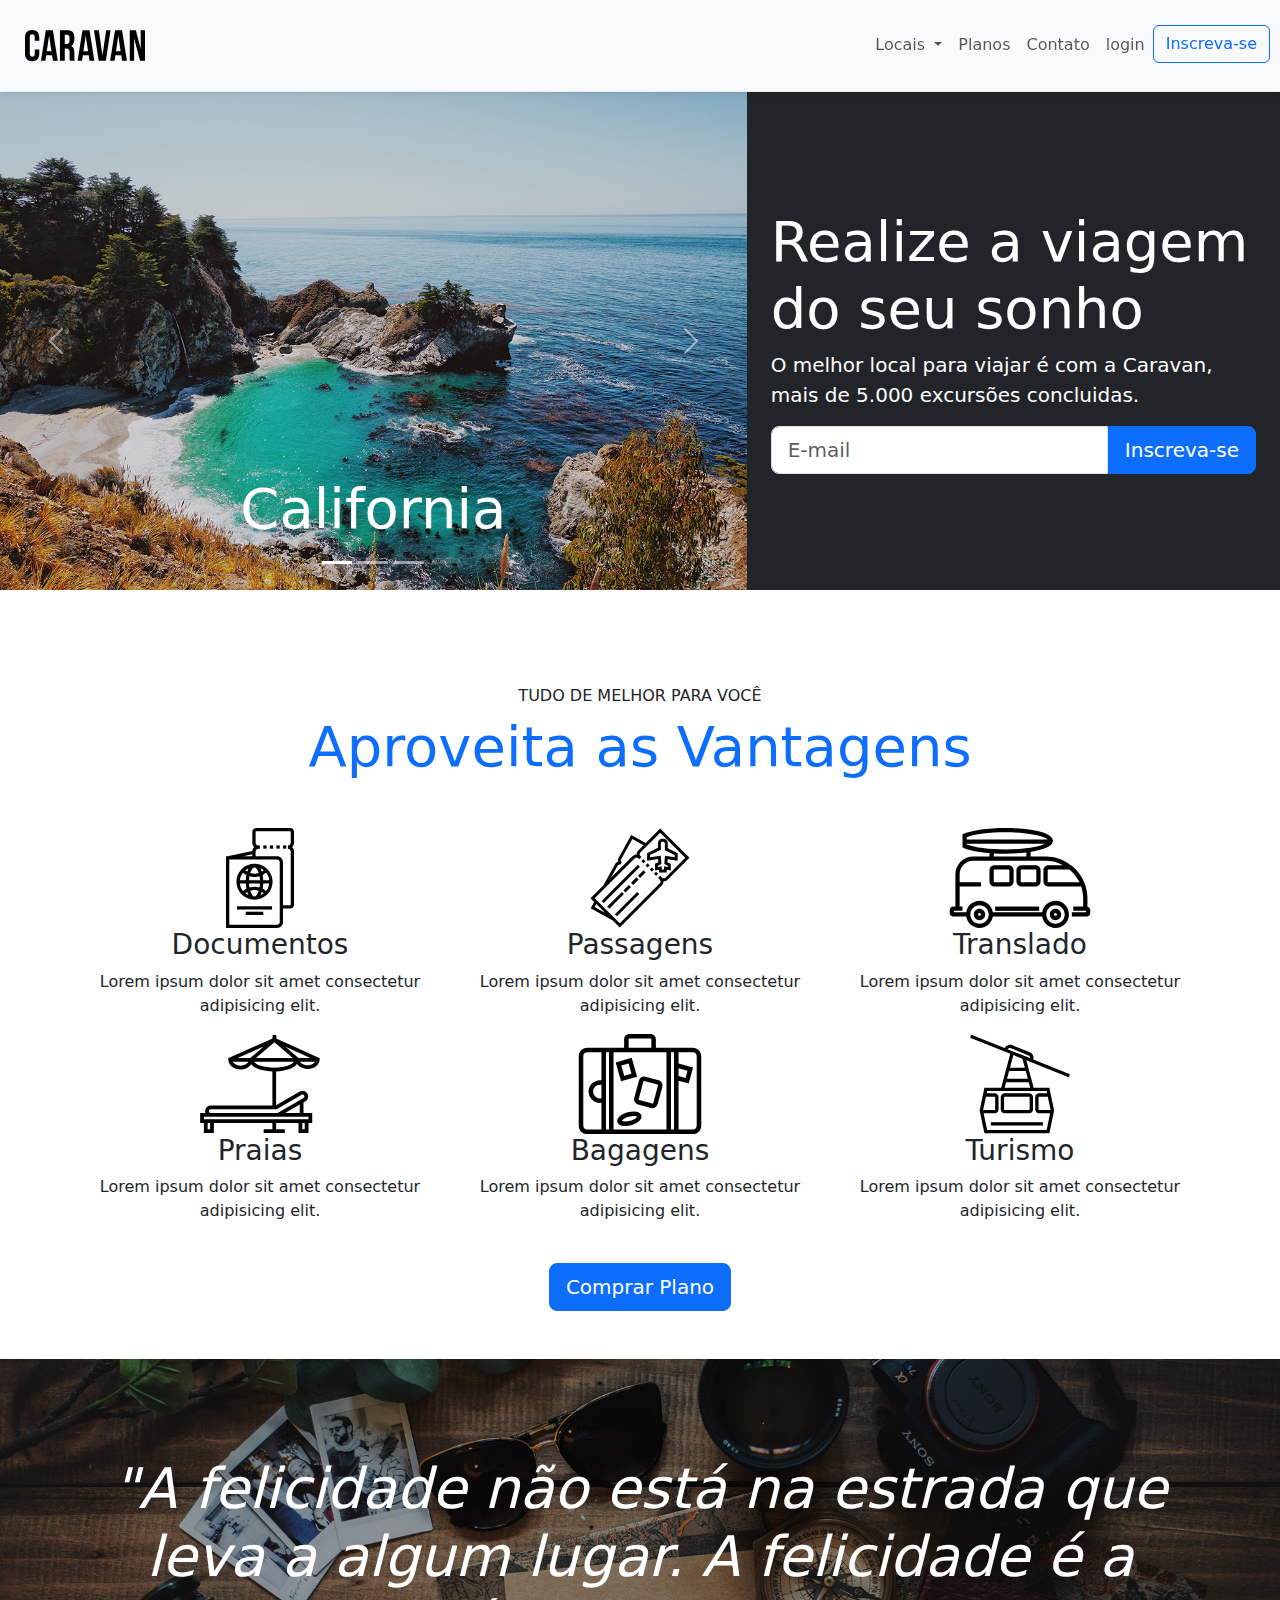
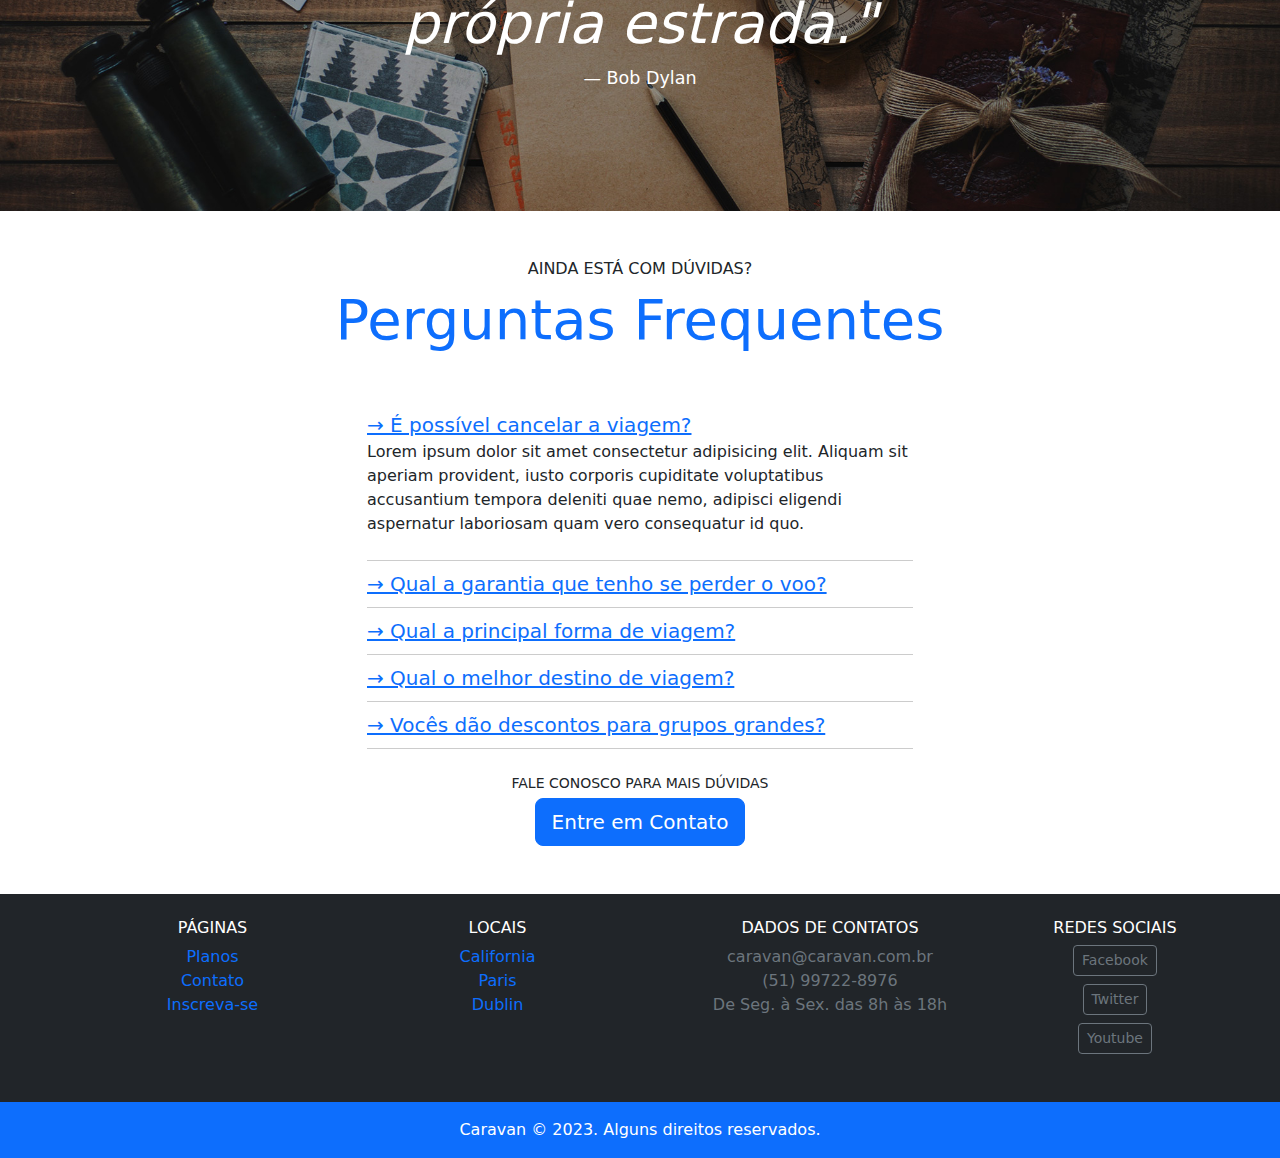
<file: index.html>
<!DOCTYPE html>
<html lang="pt-BR ">
<head>
    <meta charset="UTF-8">
    <meta http-equiv="X-UA-Compatible" content="IE=edge">
    <meta name="viewport" content="width=device-width, initial-scale=1.0, shrink-to-fit=no">
    <title>Caravan</title>
    <link rel="stylesheet" href="css/bootstrap.css">
    <link rel="stylesheet" href="css/style.css">
</head>
<body>
    <!-- Button trigger modal -->
<div class="modal fade" id="exampleModal" tabindex="-1" aria-labelledby="exampleModalLabel" aria-hidden="true">
    <div class="modal-dialog">
        <div class="modal-content">
            <div class="modal-header">
                <h1 class="modal-title fs-5" id="exampleModalLabel">Entre na Sua Conta</h1>
                <button type="button" class="btn-close" data-bs-dismiss="modal" aria-label="Close"></button>
            </div>
            <div class="modal-body">
                <form>
                    <div class="mb-3">
                      <label for="exampleInputEmail1" class="form-label">Email</label>
                      <input type="email" class="form-control" id="exampleInputEmail1" aria-describedby="emailHelp">
                      
                    </div>
                    <div class="mb-3">
                      <label for="exampleInputPassword1" class="form-label">Senha</label>
                      <input type="password" class="form-control" id="exampleInputPassword1">
                    </div>
                    <button type="submit" class="btn btn-primary">Entrar na Conta</button>
                    <div  class="form-text">Esqueceu a senha?<a href="#"> Clique aqui.</a></div>
                  </form>
            </div>
        </div>
    </div>
</div>
  <!-- Modal -->

  <nav class="navbar navbar-expand-md navbar-light bg-light fixed-top py-4 box-shadow ">
<a href="index.html" class="navbar-brand">
    <img src="images/caravan.svg" alt="caravan" class="logo">
</a>

<button class="navbar-toggler navbtn" type="button" data-bs-toggle="collapse" data-bs-target="#navbarSupportedContent" aria-controls="navbarSupportedContent" aria-expanded="false" aria-label="Abrir Navegação">
    <span class="navbar-toggler-icon"></span>
  </button>


  <div class="collapse navbar-collapse bds" id="navbarSupportedContent">
     <ul class="navbar-nav ml-auto">

        <li class="nav-item dropdown">
            <a class="nav-link dropdown-toggle" href="#" role="button" data-bs-toggle="dropdown" aria-expanded="false">
              Locais
            </a>
            <ul class="dropdown-menu">
              <li><a class="dropdown-item" href="local.html">California</a></li>
              <li><a class="dropdown-item" href="local.html">Paris</a></li>
              <li><a class="dropdown-item" href="local.html">Dublin</a></li>
              
            </ul>
          </li>


       <li class="nav-item">
           <a href="planos.html" class="nav-link">Planos</a>
       </li>

       <li class="nav-item">
        <a href="contato.html" class="nav-link">Contato</a>
    </li>

    <li class="nav-item">
        <a href="#" class="nav-link" data-bs-toggle="modal" data-bs-target="#exampleModal">login</a>
    </li>

    <li class="nav-item">
        <a href="inscricao.html" class=" btn btn-outline-primary">Inscreva-se</a>
    </li>
     </ul>
  </div>
  </nav>
    

  <section class="container-fluid">
    <div class="row bg-dark text-white">
        <div class="col-lg-7 p-0">
            <div id="carouselCidades" class="carousel slide">
                <div class="carousel-indicators">
                    <button type="button" data-bs-target="#carouselCidades" data-bs-slide-to="0" class="active"
                        aria-current="true" aria-label="Slide 1"></button>
                    <button type="button" data-bs-target="#carouselCidades" data-bs-slide-to="1"
                        aria-label="Slide 2"></button>
                    <button type="button" data-bs-target="#carouselCidades" data-bs-slide-to="2"
                        aria-label="Slide 3"></button>
                </div>
                <div class="carousel-inner">
                    <div class="carousel-item active">
                        <img src="images/california.jpg" class="d-block w-100" alt="california">
                         <div class="carousel-caption">
                            <h3 class="display-4">California</h3>
                         </div>
                    </div>
                    <div class="carousel-item">
                        <img src="images/paris.jpg" class="d-block w-100" alt="Paris">
                        <div class="carousel-caption">
                            <h3 class="display-4">Paris</h3>
                         </div>
                    </div>
                    <div class="carousel-item">
                        <img src="images/dublin.jpg" class="d-block w-100" alt="dublin">
                        <div class="carousel-caption">
                            <h3 class="display-4">Dublin</h3>
                         </div>
                    </div>
                </div>
                <button class="carousel-control-prev" type="button" data-bs-target="#carouselCidades"
                    data-bs-slide="prev">
                    <span class="carousel-control-prev-icon" aria-hidden="true"></span>
                    <span class="visually-hidden">voltar</span>
                </button>
                <button class="carousel-control-next" type="button" data-bs-target="#carouselCidades"
                    data-bs-slide="next">
                    <span class="carousel-control-next-icon" aria-hidden="true"></span>
                    <span class="visually-hidden">Proximo</span>
                </button>
            </div>



        </div>

        <div class="col-lg-5 p-4  align-self-center">
            <h1 class="display-4">Realize a viagem do seu sonho</h1>
            <p class="lead">O melhor local para viajar é com a Caravan, mais de 5.000 excursões concluidas. </p>
            <form action="">
                <div class="input-group input-group-lg">
                    <input type="text" class="form-control" placeholder="E-mail" aria-label="E-mail" aria-describedby="button-addon2">
                    <button class="btn btn-primary" type="button" id="button-addon2">Inscreva-se</button>
                </div>
            </form>
        </div>
    </div>
  </section>


<section class="py-5 bg-ligth">
    <div class="container text-center">
        <div class="my-5">
        <span class="h6 d-block">TUDO DE MELHOR PARA VOCÊ</span>
        <h2 class="display-4 text-primary">Aproveita as Vantagens</h2>
    </div>

        <div class="row">
            <div class="col-xl-4 col-md-6">
                <div class="icone  d-flex justify-content-center"><img src="images/icones/passaporte.svg"
                        alt="passaporte"></div>
                <h3>Documentos</h3>
                <p>Lorem ipsum dolor sit amet consectetur adipisicing elit. </p>
            </div>


            <div class="col-xl-4 col-md-6">
                <div class="icone d-flex justify-content-center"><img src="images/icones/passagens.svg"
                        alt="Passagens"></div>
                <h3>Passagens</h3>
                <p>Lorem ipsum dolor sit amet consectetur adipisicing elit. </p>
            </div>


            <div class="col-xl-4 col-md-6">
                <div class="icone d-flex justify-content-center"><img src="images/icones/translado.svg"
                        alt="Translado"></div>
                <h3>Translado</h3>
                <p>Lorem ipsum dolor sit amet consectetur adipisicing elit. </p>
            </div>






            <div class="col-xl-4 col-md-6">
                <div class="icone  d-flex justify-content-center"><img src="images/icones/praias.svg"
                        alt="praias"></div>
                <h3>Praias</h3>
                <p>Lorem ipsum dolor sit amet consectetur adipisicing elit. </p>
            </div>


            <div class="col-xl-4 col-md-6">
                <div class="icone d-flex justify-content-center"><img src="images/icones/bagagens.svg"
                        alt="Bagagens"></div>
                <h3>Bagagens</h3>
                <p>Lorem ipsum dolor sit amet consectetur adipisicing elit. </p>
            </div>


            <div class="col-xl-4 col-md-6">
                <div class="icone d-flex justify-content-center"><img src="images/icones/turismo.svg"
                        alt="turismo"></div>
                <h3>Turismo</h3>
                <p>Lorem ipsum dolor sit amet consectetur adipisicing elit. </p>
            </div>
        </div>
       
            <a href="planos.html" class="btn btn-primary btn-lg mt-4">Comprar Plano</a>
       
    </div>
</section>
  

<section id="home-quote" class="p-md-5">
    <blockquote class=" blockquote text-center text-white p-md-5 p-3"><p class="display-4"><em>"A felicidade não está na estrada que leva a algum lugar. A felicidade é a própria estrada."</em></p>
    <footer class="blockquote-footer text-white p-2">Bob Dylan</footer>
    </blockquote>
</section>


<section class="container">
    <div class="my-5 text-center">
        <span class="h6 d-block">AINDA ESTÁ COM DÚVIDAS? </span>
        <h2 class="display-4 text-primary">Perguntas Frequentes</h2>
    </div>

    <div class="row justify-content-center">
       <div class="col-md-6" id="perguntasFrequentes" data-children=".pergunta">
        <div class="pergunta py-2">
            <a href="#pergunta1" class="lead" data-bs-toggle="collapse"  aria-controls="pergunta1" aria-expanded="true">→ É possível cancelar a viagem?</a>
           <div class="collapse show" role="tabpanel" id="pergunta1" data-parent="#perguntasFrequentes"> <p>Lorem ipsum dolor sit amet consectetur adipisicing elit. Aliquam sit aperiam provident, iusto corporis cupiditate voluptatibus accusantium tempora deleniti quae nemo, adipisci eligendi aspernatur laboriosam quam vero consequatur id quo.</p></div>
        </div>

  

        <div class="pergunta py-2">
            <a href="#pergunta2" class="lead" data-bs-toggle="collapse"  aria-controls="pergunta2" aria-expanded="true">→ Qual a garantia que tenho se perder o voo?</a>
           <div class="collapse" role="tabpanel" id="pergunta2" data-parent="#perguntasFrequentes"> <p>Lorem ipsum dolor sit amet consectetur adipisicing elit. Aliquam sit aperiam provident, iusto corporis cupiditate voluptatibus accusantium tempora deleniti quae nemo, adipisci eligendi aspernatur laboriosam quam vero consequatur id quo.</p></div>
        </div>

    
        <div class="pergunta py-2">
            <a href="#pergunta3" class="lead" data-bs-toggle="collapse"  aria-controls="pergunta3" aria-expanded="true">→ Qual a principal forma de viagem?</a>
           <div class="collapse" role="tabpanel" id="pergunta3" data-parent="#perguntasFrequentes"> <p>Lorem ipsum dolor sit amet consectetur adipisicing elit. Aliquam sit aperiam provident, iusto corporis cupiditate voluptatibus accusantium tempora deleniti quae nemo, adipisci eligendi aspernatur laboriosam quam vero consequatur id quo.</p></div>
        </div>



        <div class="pergunta py-2">
            <a href="#pergunta4" class="lead" data-bs-toggle="collapse"  aria-controls="pergunta4" aria-expanded="true">→ Qual o melhor destino de viagem?</a>
           <div class="collapse" role="tabpanel" id="pergunta4" data-parent="#perguntasFrequentes"> <p>Lorem ipsum dolor sit amet consectetur adipisicing elit. Aliquam sit aperiam provident, iusto corporis cupiditate voluptatibus accusantium tempora deleniti quae nemo, adipisci eligendi aspernatur laboriosam quam vero consequatur id quo.</p></div>
        </div>


        <div class="pergunta py-2">
            <a href="#pergunta5" class="lead" data-bs-toggle="collapse"  aria-controls="pergunta5" aria-expanded="true">→ Vocês dão descontos para grupos grandes?</a>
           <div class="collapse" role="tabpanel" id="pergunta5" data-parent="#perguntasFrequentes"> <p>Lorem ipsum dolor sit amet consectetur adipisicing elit. Aliquam sit aperiam provident, iusto corporis cupiditate voluptatibus accusantium tempora deleniti quae nemo, adipisci eligendi aspernatur laboriosam quam vero consequatur id quo.</p></div>
        </div>


       </div>

    </div>

    <div class="text-center my-4">
        <p class="small m-1">FALE CONOSCO PARA MAIS DÚVIDAS</p>
        <a href="contato.html" class="btn btn-primary btn-lg">Entre em Contato</a></div>
</section>

<footer class="bg-dark text-white mt-5">
    <div class="container py-4">
    <div class="row">
        <div class="col-md-3 col-6 text-center">
           <h4 class="h6">PÁGINAS</h4>
           <ul class="list-unstyled">
            <li ><a href="planos.html" class="b">Planos</a></li>
            <li><a href="contatos.html" class="b">Contato</a></li>
            <li><a href="inscricao.html" class="b">Inscreva-se</a></li>
           </ul>
        </div>


        <div class="col-md-3 col-6 text-center">
            <h4 class="h6">LOCAIS</h4>
            <ul class="list-unstyled">
             <li ><a href="local.html" class="b">California</a></li>
             <li><a href="local.html" class="b">Paris</a></li>
             <li><a href="local.html" class="b">Dublin</a></li>
            </ul>
         </div>
 
         <div class="col-md-4 text-center">
            <h4 class="h6">DADOS DE CONTATOS</h4>
            <ul class="list-unstyled text-secondary">
                <li>caravan@caravan.com.br</li>
                <li>(51) 99722-8976</li>
                <li>De Seg. à Sex. das 8h às 18h</li>
            </ul>
         </div>

         <div class="col-md-2 text-center">
            <h4 class="h6">REDES SOCIAIS</h4>
            <ul class="list-unstyled">
                <li ><a href="https://www.linkedin.com/in/leonardo-sarquiz-hugenthobler-95178123b/" class="b btn btn-outline-secondary btn-block mb-2 btn-sm" style="max-width: 140px;">Facebook</a></li>
                <li ><a href="https://www.linkedin.com/in/leonardo-sarquiz-hugenthobler-95178123b/" class="b btn btn-outline-secondary btn-block mb-2 btn-sm" style="max-width: 140px;">Twitter</a></li>
                <li ><a href="https://www.linkedin.com/in/leonardo-sarquiz-hugenthobler-95178123b/" class="b btn btn-outline-secondary btn-block mb-2 btn-sm" style="max-width: 140px;">Youtube</a></li>
            </ul>
         </div>
    </div>
    </div>

    <div class="bg-primary text-center py-3 ">
        <p class="mb-0">Caravan © 2023. Alguns direitos reservados.</p>
    </div>
</footer>
    <script src="js/jquery-3.6.3.min.js"></script>
    <script src="js/popper.min.js"></script>
    <script src="js/bootstrap.js"></script>
    <script src="js/script.js"></script>
</body>
</html>
</file>
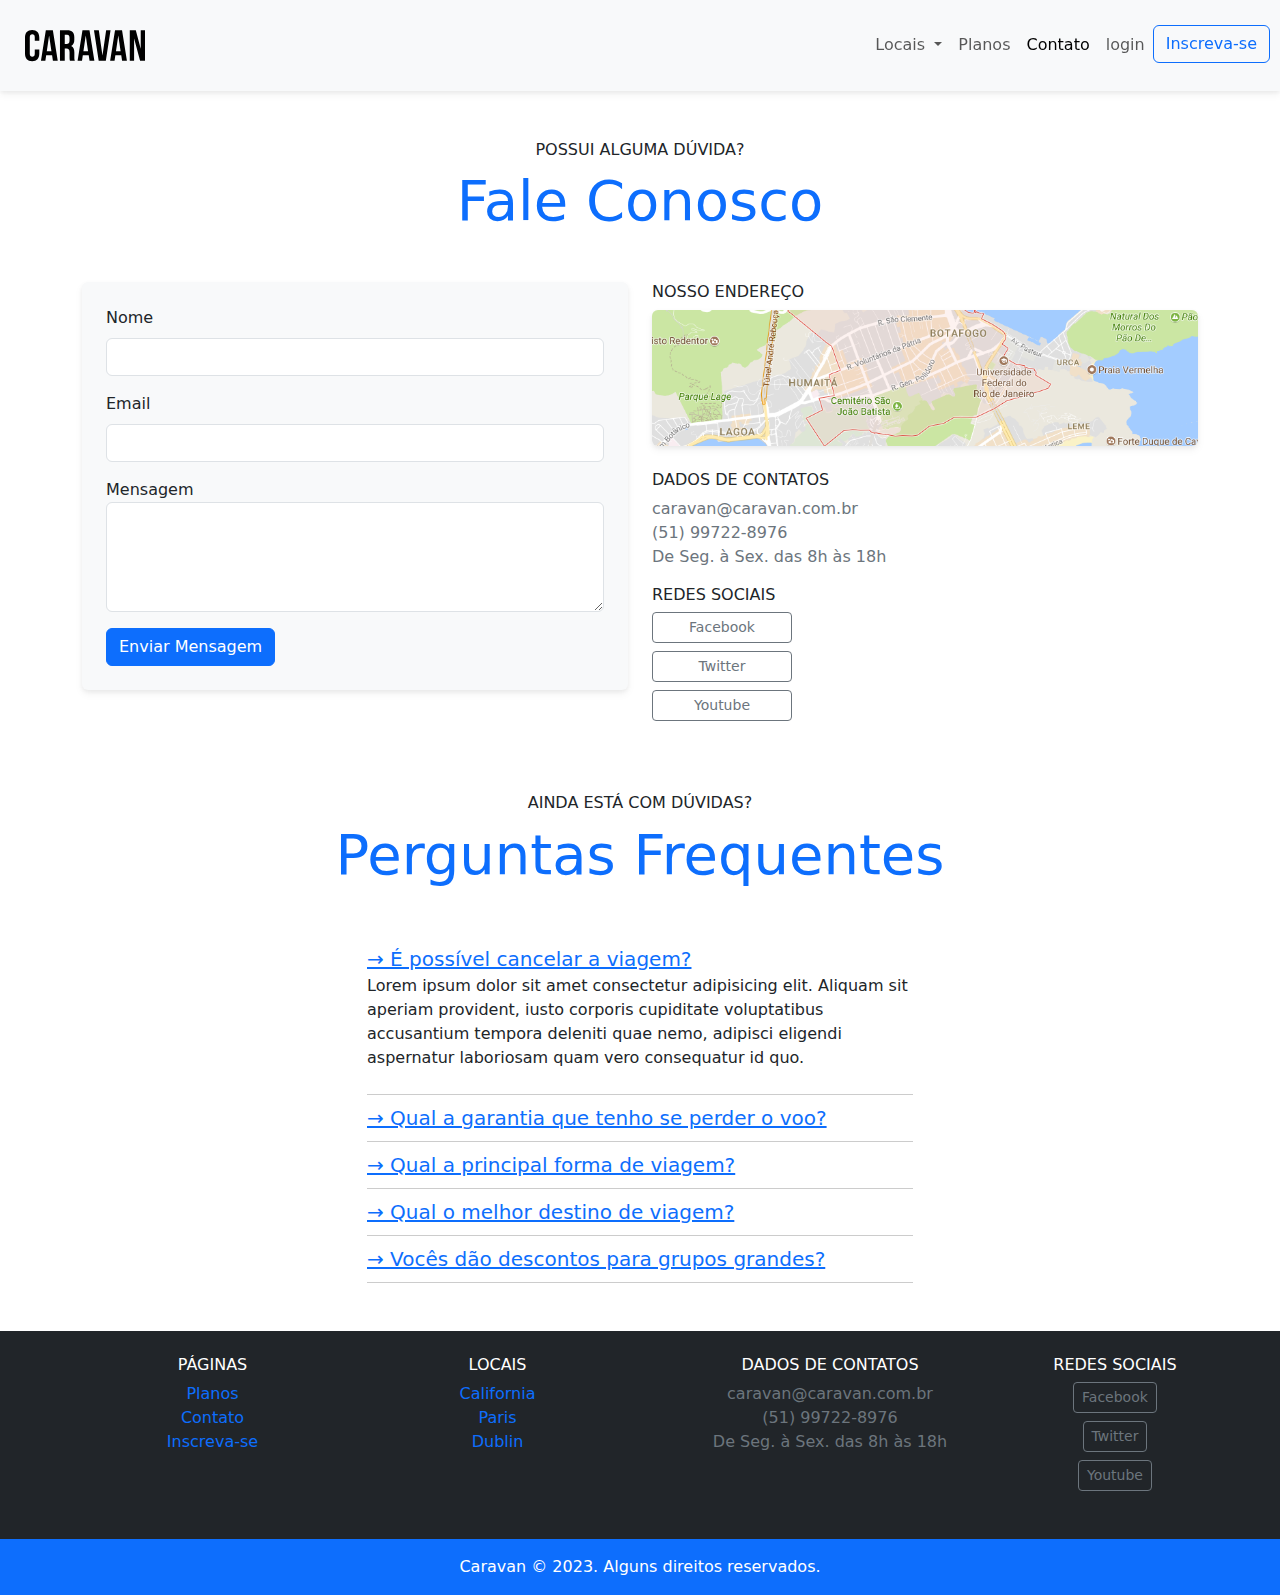
<file: contato.html>
<!DOCTYPE html>
<html lang="pt-BR ">
<head>
    <meta charset="UTF-8">
    <meta http-equiv="X-UA-Compatible" content="IE=edge">
    <meta name="viewport" content="width=device-width, initial-scale=1.0, shrink-to-fit=no">
    <title>Caravan - Contato</title>
    <link rel="stylesheet" href="css/bootstrap.css">
    <link rel="stylesheet" href="css/style.css">
</head>
<body>
    <!-- Button trigger modal -->
<div class="modal fade" id="exampleModal" tabindex="-1" aria-labelledby="exampleModalLabel" aria-hidden="true">
    <div class="modal-dialog">
        <div class="modal-content">
            <div class="modal-header">
                <h1 class="modal-title fs-5" id="exampleModalLabel">Entre na Sua Conta</h1>
                <button type="button" class="btn-close" data-bs-dismiss="modal" aria-label="Close"></button>
            </div>
            <div class="modal-body">
                <form>
                    <div class="mb-3">
                      <label for="exampleInputEmail1" class="form-label">Email</label>
                      <input type="email" class="form-control" id="exampleInputEmail1" aria-describedby="emailHelp">
                      
                    </div>
                    <div class="mb-3">
                      <label for="exampleInputPassword1" class="form-label">Senha</label>
                      <input type="password" class="form-control" id="exampleInputPassword1">
                    </div>
                    <button type="submit" class="btn btn-primary">Entrar na Conta</button>
                    <div  class="form-text">Esqueceu a senha?<a href="#"> Clique aqui.</a></div>
                  </form>
            </div>
        </div>
    </div>
</div>
  <!-- Modal -->

  <nav class="navbar navbar-expand-md navbar-light bg-light fixed-top py-4 box-shadow ">
<a href="index.html" class="navbar-brand">
    <img src="images/caravan.svg" alt="caravan" class="logo">
</a>

<button class="navbar-toggler navbtn" type="button" data-bs-toggle="collapse" data-bs-target="#navbarSupportedContent" aria-controls="navbarSupportedContent" aria-expanded="false" aria-label="Abrir Navegação">
    <span class="navbar-toggler-icon"></span>
  </button>


  <div class="collapse navbar-collapse bds" id="navbarSupportedContent">
     <ul class="navbar-nav ml-auto">

        <li class="nav-item dropdown">
            <a class="nav-link dropdown-toggle" href="#" role="button" data-bs-toggle="dropdown" aria-expanded="false">
              Locais
            </a>
            <ul class="dropdown-menu">
              <li><a class="dropdown-item" href="local.html">California</a></li>
              <li><a class="dropdown-item" href="local.html">Paris</a></li>
              <li><a class="dropdown-item" href="local.html">Dublin</a></li>
              
            </ul>
          </li>


       <li class="nav-item">
           <a href="planos.html" class="nav-link">Planos</a>
       </li>

       <li class="nav-item">
        <a href="contato.html" class="nav-link active">Contato</a>
    </li>

    <li class="nav-item">
        <a href="#" class="nav-link" data-bs-toggle="modal" data-bs-target="#exampleModal">login</a>
    </li>

    <li class="nav-item">
        <a href="inscricao.html" class=" btn btn-outline-primary">Inscreva-se</a>
    </li>
     </ul>
  </div>
  </nav>
    

    <section class="container">
        <div class="my-5 text-center">
            <span class="h6 d-block">POSSUI ALGUMA DÚVIDA? </span>
            <h1 class="display-4 text-primary">Fale Conosco</h1>
        </div>
    
        <div class="row">
            <div class="col-lg mb-5">
                <form class="bg-light rounded p-4 box-shadow">
                    <div class="mb-3">
                        <label for="clienteNome" class="form-label">Nome</label>
                        <input type="text" class="form-control" id="clienteNome" >
                       
                      </div>


                    <div class="mb-3">
                      <label for="clienteEmail" class="form-label">Email</label>
                      <input type="email" class="form-control" id="clienteEmail" >
                    </div>

                    <div class="form-group">
                       <label for="clienteMensagem">Mensagem</label>
                       <textarea  id="clienteMensagem"  rows="4" class="form-control"></textarea>
                    </div>
                  
                    <button type="submit" class="btn btn-primary mt-3">Enviar Mensagem</button>
                  </form>
            </div>


            <div class="col-lg">
                <h2 class="h6">NOSSO ENDEREÇO</h2>
                <a href="#"><img src="images/mapa.png" alt="mapa" class="img-fluid box-shadow rounded mb-4"></a>
            
                <h2 class="h6">DADOS DE CONTATOS</h2>
                <ul class="list-unstyled text-secondary">
                    <li>caravan@caravan.com.br</li>
                    <li>(51) 99722-8976</li>
                    <li>De Seg. à Sex. das 8h às 18h</li>
                </ul>
            
            
            
                <h2 class="h6">REDES SOCIAIS</h2>
                <ul class="list-unstyled" >
                    <li><a href="https://www.linkedin.com/in/leonardo-sarquiz-hugenthobler-95178123b/"
                            class="b btn btn-outline-secondary btn-block mb-2 btn-sm" style="width: 140px;">Facebook</a></li>
                    <li><a href="https://www.linkedin.com/in/leonardo-sarquiz-hugenthobler-95178123b/"
                            class="b btn btn-outline-secondary btn-block mb-2 btn-sm"style="width: 140px;">Twitter</a></li>
                    <li><a href="https://www.linkedin.com/in/leonardo-sarquiz-hugenthobler-95178123b/"
                            class="b btn btn-outline-secondary btn-block mb-2 btn-sm" style="width: 140px;" >Youtube</a></li>
                </ul>
            
            </div>
       
    </section>


<section class="container">
    <div class="my-5 text-center">
        <span class="h6 d-block">AINDA ESTÁ COM DÚVIDAS? </span>
        <h2 class="display-4 text-primary">Perguntas Frequentes</h2>
    </div>

    <div class="row justify-content-center">
       <div class="col-md-6" id="perguntasFrequentes" data-children=".pergunta">
        <div class="pergunta py-2">
            <a href="#pergunta1" class="lead" data-bs-toggle="collapse"  aria-controls="pergunta1" aria-expanded="true">→ É possível cancelar a viagem?</a>
           <div class="collapse show" role="tabpanel" id="pergunta1" data-parent="#perguntasFrequentes"> <p>Lorem ipsum dolor sit amet consectetur adipisicing elit. Aliquam sit aperiam provident, iusto corporis cupiditate voluptatibus accusantium tempora deleniti quae nemo, adipisci eligendi aspernatur laboriosam quam vero consequatur id quo.</p></div>
        </div>

  

        <div class="pergunta py-2">
            <a href="#pergunta2" class="lead" data-bs-toggle="collapse"  aria-controls="pergunta2" aria-expanded="true">→ Qual a garantia que tenho se perder o voo?</a>
           <div class="collapse" role="tabpanel" id="pergunta2" data-parent="#perguntasFrequentes"> <p>Lorem ipsum dolor sit amet consectetur adipisicing elit. Aliquam sit aperiam provident, iusto corporis cupiditate voluptatibus accusantium tempora deleniti quae nemo, adipisci eligendi aspernatur laboriosam quam vero consequatur id quo.</p></div>
        </div>

    
        <div class="pergunta py-2">
            <a href="#pergunta3" class="lead" data-bs-toggle="collapse"  aria-controls="pergunta3" aria-expanded="true">→ Qual a principal forma de viagem?</a>
           <div class="collapse" role="tabpanel" id="pergunta3" data-parent="#perguntasFrequentes"> <p>Lorem ipsum dolor sit amet consectetur adipisicing elit. Aliquam sit aperiam provident, iusto corporis cupiditate voluptatibus accusantium tempora deleniti quae nemo, adipisci eligendi aspernatur laboriosam quam vero consequatur id quo.</p></div>
        </div>



        <div class="pergunta py-2">
            <a href="#pergunta4" class="lead" data-bs-toggle="collapse"  aria-controls="pergunta4" aria-expanded="true">→ Qual o melhor destino de viagem?</a>
           <div class="collapse" role="tabpanel" id="pergunta4" data-parent="#perguntasFrequentes"> <p>Lorem ipsum dolor sit amet consectetur adipisicing elit. Aliquam sit aperiam provident, iusto corporis cupiditate voluptatibus accusantium tempora deleniti quae nemo, adipisci eligendi aspernatur laboriosam quam vero consequatur id quo.</p></div>
        </div>


        <div class="pergunta py-2">
            <a href="#pergunta5" class="lead" data-bs-toggle="collapse"  aria-controls="pergunta5" aria-expanded="true">→ Vocês dão descontos para grupos grandes?</a>
           <div class="collapse" role="tabpanel" id="pergunta5" data-parent="#perguntasFrequentes"> <p>Lorem ipsum dolor sit amet consectetur adipisicing elit. Aliquam sit aperiam provident, iusto corporis cupiditate voluptatibus accusantium tempora deleniti quae nemo, adipisci eligendi aspernatur laboriosam quam vero consequatur id quo.</p></div>
        </div>


       </div>

    </div>

 
</section>

<footer class="bg-dark text-white mt-5">
    <div class="container py-4">
    <div class="row">
        <div class="col-md-3 col-6 text-center">
           <h4 class="h6">PÁGINAS</h4>
           <ul class="list-unstyled">
            <li ><a href="planos.html" class="b">Planos</a></li>
            <li><a href="contatos.html" class="b">Contato</a></li>
            <li><a href="inscricao.html" class="b">Inscreva-se</a></li>
           </ul>
        </div>


        <div class="col-md-3 col-6 text-center">
            <h4 class="h6">LOCAIS</h4>
            <ul class="list-unstyled">
             <li ><a href="local.html" class="b">California</a></li>
             <li><a href="local.html" class="b">Paris</a></li>
             <li><a href="local.html" class="b">Dublin</a></li>
            </ul>
         </div>
 
         <div class="col-md-4 text-center">
            <h4 class="h6">DADOS DE CONTATOS</h4>
            <ul class="list-unstyled text-secondary">
                <li>caravan@caravan.com.br</li>
                <li>(51) 99722-8976</li>
                <li>De Seg. à Sex. das 8h às 18h</li>
            </ul>
         </div>

         <div class="col-md-2 text-center">
            <h4 class="h6">REDES SOCIAIS</h4>
            <ul class="list-unstyled">
                <li ><a href="https://www.linkedin.com/in/leonardo-sarquiz-hugenthobler-95178123b/" class="b btn btn-outline-secondary btn-block mb-2 btn-sm" style="max-width: 140px;">Facebook</a></li>
                <li ><a href="https://www.linkedin.com/in/leonardo-sarquiz-hugenthobler-95178123b/" class="b btn btn-outline-secondary btn-block mb-2 btn-sm" style="max-width: 140px;">Twitter</a></li>
                <li ><a href="https://www.linkedin.com/in/leonardo-sarquiz-hugenthobler-95178123b/" class="b btn btn-outline-secondary btn-block mb-2 btn-sm" style="max-width: 140px;">Youtube</a></li>
            </ul>
         </div>
    </div>
    </div>

    <div class="bg-primary text-center py-3 ">
        <p class="mb-0">Caravan © 2023. Alguns direitos reservados.</p>
    </div>
</footer>
    <script src="js/jquery-3.6.3.min.js"></script>
    <script src="js/popper.min.js"></script>
    <script src="js/bootstrap.js"></script>
    <script src="js/script.js"></script>
</body>
</html>
</file>
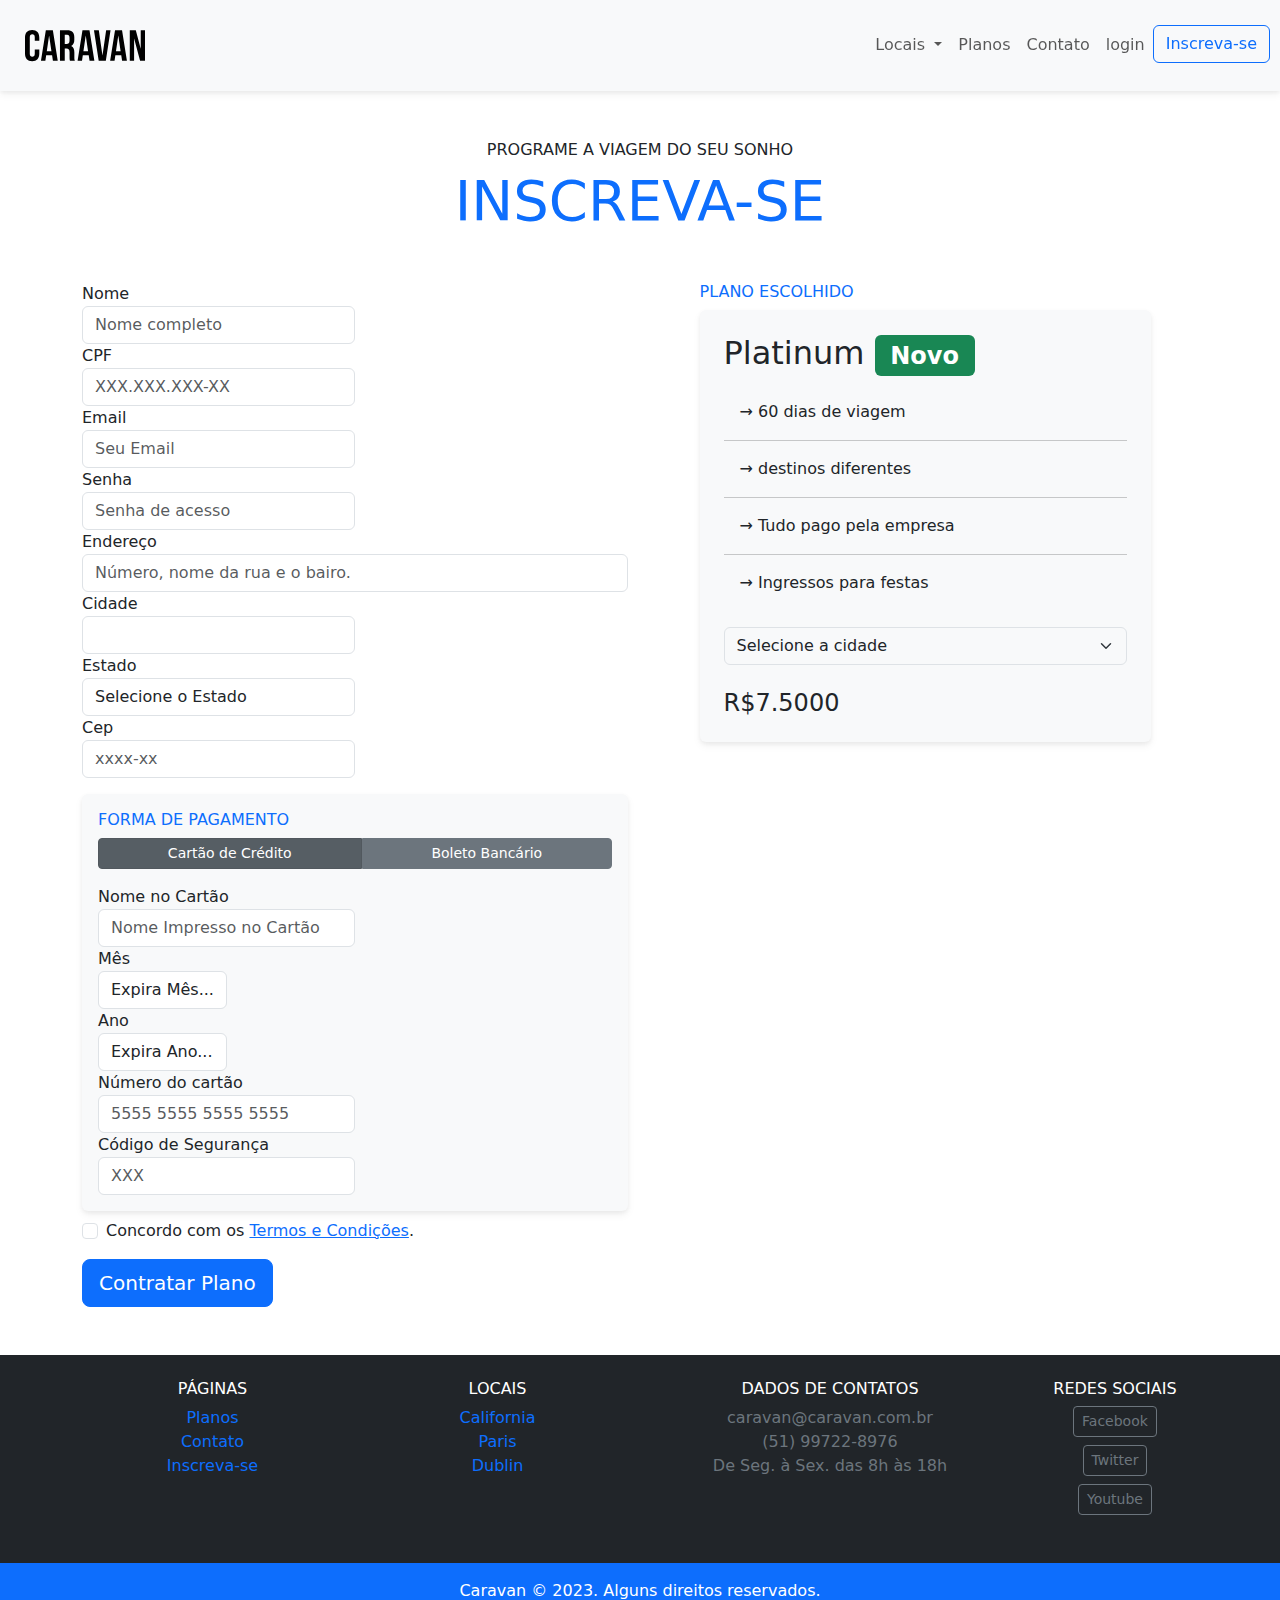
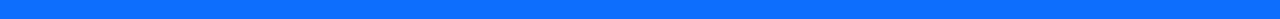
<file: inscricao.html>
<!DOCTYPE html>
<html lang="pt-BR ">
<head>
    <meta charset="UTF-8">
    <meta http-equiv="X-UA-Compatible" content="IE=edge">
    <meta name="viewport" content="width=device-width, initial-scale=1.0, shrink-to-fit=no">
    <title>Caravan - Inscrição</title>
    <link rel="stylesheet" href="css/bootstrap.css">
    <link rel="stylesheet" href="css/style.css">
</head>
<body>
    <!-- Button trigger modal -->
<div class="modal fade" id="exampleModal" tabindex="-1" aria-labelledby="exampleModalLabel" aria-hidden="true">
    <div class="modal-dialog">
        <div class="modal-content">
            <div class="modal-header">
                <h1 class="modal-title fs-5" id="exampleModalLabel">Entre na Sua Conta</h1>
                <button type="button" class="btn-close" data-bs-dismiss="modal" aria-label="Close"></button>
            </div>
            <div class="modal-body">
                <form>
                    <div class="mb-3">
                      <label for="exampleInputEmail1" class="form-label">Email</label>
                      <input type="email" class="form-control" id="exampleInputEmail1" aria-describedby="emailHelp">
                      
                    </div>
                    <div class="mb-3">
                      <label for="exampleInputPassword1" class="form-label">Senha</label>
                      <input type="password" class="form-control" id="exampleInputPassword1">
                    </div>
                    <button type="submit" class="btn btn-primary">Entrar na Conta</button>
                    <div  class="form-text">Esqueceu a senha?<a href="#"> Clique aqui.</a></div>
                  </form>
            </div>
        </div>
    </div>
</div>
  <!-- Modal -->

  <nav class="navbar navbar-expand-md navbar-light bg-light fixed-top py-4 box-shadow ">
<a href="index.html" class="navbar-brand">
    <img src="images/caravan.svg" alt="caravan" class="logo">
</a>

<button class="navbar-toggler navbtn" type="button" data-bs-toggle="collapse" data-bs-target="#navbarSupportedContent" aria-controls="navbarSupportedContent" aria-expanded="false" aria-label="Abrir Navegação">
    <span class="navbar-toggler-icon"></span>
  </button>


  <div class="collapse navbar-collapse bds" id="navbarSupportedContent">
     <ul class="navbar-nav ml-auto">

        <li class="nav-item dropdown">
            <a class="nav-link dropdown-toggle" href="#" role="button" data-bs-toggle="dropdown" aria-expanded="false">
              Locais
            </a>
            <ul class="dropdown-menu">
              <li><a class="dropdown-item" href="local.html">California</a></li>
              <li><a class="dropdown-item" href="local.html">Paris</a></li>
              <li><a class="dropdown-item" href="local.html">Dublin</a></li>
              
            </ul>
          </li>


       <li class="nav-item">
           <a href="planos.html" class="nav-link">Planos</a>
       </li>

       <li class="nav-item">
        <a href="contato.html" class="nav-link">Contato</a>
    </li>

    <li class="nav-item">
        <a href="#" class="nav-link" data-bs-toggle="modal" data-bs-target="#exampleModal">login</a>
    </li>

    <li class="nav-item">
        <a href="inscricao.html" class=" btn btn-outline-primary">Inscreva-se</a>
    </li>
     </ul>
  </div>
  </nav>
    

    <section class="container">
        <div class="my-5 text-center">
            <span class="h6 d-block">PROGRAME A VIAGEM DO SEU SONHO </span>
            <h1 class="display-4 text-primary">INSCREVA-SE</h1>
        </div>
        <div class="row">
            <form action="" class="col-lg-6">
               <div  class="form-row">
                <div class="form-group col-md-6">
                    <label for="Inputnome">Nome</label>
                    <input type="text" class="form-control" id="Inputnome" placeholder="Nome completo">
                </div>
                <div class="form-group col-md-6">
                    <label for="InputCPF">CPF</label>
                    <input type="text" class="form-control" id="InputCPF" placeholder="XXX.XXX.XXX-XX">
                </div>

                <div class="form-group col-md-6">
                    <label for="InputEmail">Email</label>
                    <input type="email" class="form-control" id="InputEmail" placeholder="Seu Email">
                </div>
                <div class="form-group col-md-6">
                    <label for="InputSenha">Senha</label>
                    <input type="password" class="form-control" id="InputSenha" placeholder="Senha de acesso">
                </div>

                <div class="form-group col-12">
                    <label for="inputendereço">Endereço</label>
                    <input type="text" class="form-control" id="inputendereço" placeholder="Número, nome da rua e o bairo.">
                </div>

                <div class="form-group col-md-6">
                    <label for="inputCidade">Cidade</label>
                    <input type="text" class="form-control" id="inputCidade">
                </div>

                <div class="form-group col-md-6">
                    <label for="inputCidade">Estado</label>
                   <select class="form-control" id="inpuCidade">
                    <option >Selecione o Estado</option>
                    <option >Rio de Janeiro</option>
                    <option >São Paulo</option>
                    <option >Rio Grande do Sul</option>
                </select>
                </div>

                <div class="form-group col-md-6">
                    <label for="inputCep">Cep</label>
                    <input type="text" class="form-control" id="inputCep" placeholder="xxxx-xx">
                </div>
            </div>


                <div class="bg-light rounded box-shadow p-3 form-group mt-3">
                    <h2 class="h6 text-primary">FORMA DE PAGAMENTO</h2>

                    <nav class="nav btn-group mb-3" id="formaPagamento" role="tablist">
                     <button class="btn btn-secondary active btn-sm" type="button"  id="nav-cartao-tab"  data-bs-toggle="tab" data-bs-target="#nav-cartao" type="button" role="tab" aria-controls="nav-cartao" aria-selected="true">Cartão de Crédito</button>
                     <button class="btn btn-secondary btn-sm" type="button" id="nav-boleto-tab" data-bs-toggle="tab" data-bs-target="#nav-boleto" type="button" role="tab" aria-controls="nav-boleto" aria-selected="false">Boleto Bancário</button>
                    </nav>
                    <div class="tab-content" id="formaPagamentoConteudo">
                        <div class="tab-pane fade show active" id="nav-cartao" role="tabpanel"  aria-labelledby="nav-cartao-tab">
                            <div class="form-row">
                                <div class="form-group col-md-6">
                                    <label for="inputNomecartao">Nome no Cartão</label>
                                    <input type="text" class="form-control" id="inputNomecartao" placeholder="Nome Impresso no Cartão">
                                </div>

                                <div class="form-group col-md-3 col-6">
                                    <label for="inputCidade">Mês</label>
                                   <select class="form-control" id="inpuCidade">
                                    <option >Expira Mês...</option>
                                    <option >01</option>
                                    <option >02</option>
                                    <option >03</option>
                                    <option >04</option>
                                   
                                </select>
                                </div>

                                <div class="form-group col-md-3 col-6">
                                    <label for="inputAno">Ano</label>
                                   <select class="form-control" id="inputAno">
                                    <option >Expira Ano...</option>
                                    <option >2023</option>
                                    <option >2024</option>
                                    <option >2025</option>
                                    <option >2026</option>
                                   
                                </select>
                                </div>
                              
                                <div class="form-group col-md-6">
                                    <label for="inputNumerocartao">Número do cartão</label>
                                    <input type="text" class="form-control" id="inputNumerocartao" placeholder="5555 5555 5555 5555">
                                </div>


                                <div class="form-group col-md-6">
                                    <label for="inputCodigo">Código de Segurança</label>
                                    <input type="text" class="form-control" id="inputCodigo" placeholder="XXX">
                                </div>

                            </div>
                        </div>


                        <div class="tab-pane fade" id="nav-boleto" role="tabpanel"  aria-labelledby="nav-boleto-tab">
                           <p class="lead">Clique em contratar plano que enviaremos um boleto para o seu e-mail.</p>
                        </div>
                    </div>
                </div>

                <div class="mb-3 form-check mt-2">
                    <input type="checkbox" class="form-check-input" id="exampleCheck1">
                    <label class="form-check-label" for="exampleCheck1">Concordo com os <a href="#"> Termos e Condições</a>.</label>
                  </div>

                  <button type="submit" class="btn btn-primary btn-lg">Contratar Plano</button>
            </form>

            <div class="col-lg-5 mx-auto order-first order-lg-1 mb-5">
                    <h2 class="h6 text-primary ">PLANO ESCOLHIDO</h2>
                    <div class="bg-light rounded p-4 box-shadow">
                        <h2>Platinum <span class="badge bg-success">Novo</span></h2>
                      <ul class="list-unstyled lista-plano">
                       <li>→ 60 dias de viagem</li>
                       <li>→ destinos diferentes</li>
                       <li>→ Tudo pago pela empresa</li>
                       <li>→ Ingressos para festas</li>
                      </ul>
                      <form action="">
                       <select class="form-select bg-light" aria-label="Default select example">
                           <option selected>Selecione a cidade</option>
                           <option value="1">California</option>
                           <option value="2">Paris</option>
                           <option value="3">Dublin</option>
                         </select>
                      </form>
                     <div class="row  mt-4" >
                       
                       <div class="col">
                           <span class="h4">R$7.5000</span>
                       </div>
                     </div>
                   </div>
          
        </div>
    </section>   
    
        

<footer class="bg-dark text-white mt-5">
    <div class="container py-4">
    <div class="row">
        <div class="col-md-3 col-6 text-center">
           <h4 class="h6">PÁGINAS</h4>
           <ul class="list-unstyled">
            <li ><a href="planos.html" class="b">Planos</a></li>
            <li><a href="contatos.html" class="b">Contato</a></li>
            <li><a href="inscricao.html" class="b">Inscreva-se</a></li>
           </ul>
        </div>


        <div class="col-md-3 col-6 text-center">
            <h4 class="h6">LOCAIS</h4>
            <ul class="list-unstyled">
             <li ><a href="local.html" class="b">California</a></li>
             <li><a href="local.html" class="b">Paris</a></li>
             <li><a href="local.html" class="b">Dublin</a></li>
            </ul>
         </div>
 
         <div class="col-md-4 text-center">
            <h4 class="h6">DADOS DE CONTATOS</h4>
            <ul class="list-unstyled text-secondary">
                <li>caravan@caravan.com.br</li>
                <li>(51) 99722-8976</li>
                <li>De Seg. à Sex. das 8h às 18h</li>
            </ul>
         </div>

         <div class="col-md-2 text-center">
            <h4 class="h6">REDES SOCIAIS</h4>
            <ul class="list-unstyled">
                <li ><a href="https://www.linkedin.com/in/leonardo-sarquiz-hugenthobler-95178123b/" class="b btn btn-outline-secondary btn-block mb-2 btn-sm" style="max-width: 140px;">Facebook</a></li>
                <li ><a href="https://www.linkedin.com/in/leonardo-sarquiz-hugenthobler-95178123b/" class="b btn btn-outline-secondary btn-block mb-2 btn-sm" style="max-width: 140px;">Twitter</a></li>
                <li ><a href="https://www.linkedin.com/in/leonardo-sarquiz-hugenthobler-95178123b/" class="b btn btn-outline-secondary btn-block mb-2 btn-sm" style="max-width: 140px;">Youtube</a></li>
            </ul>
         </div>
    </div>
    </div>

    <div class="bg-primary text-center py-3 ">
        <p class="mb-0">Caravan © 2023. Alguns direitos reservados.</p>
    </div>
</footer>
    <script src="js/jquery-3.6.3.min.js"></script>
    <script src="js/popper.min.js"></script>
    <script src="js/bootstrap.js"></script>
    <script src="js/script.js"></script>
</body>
</html>
</file>
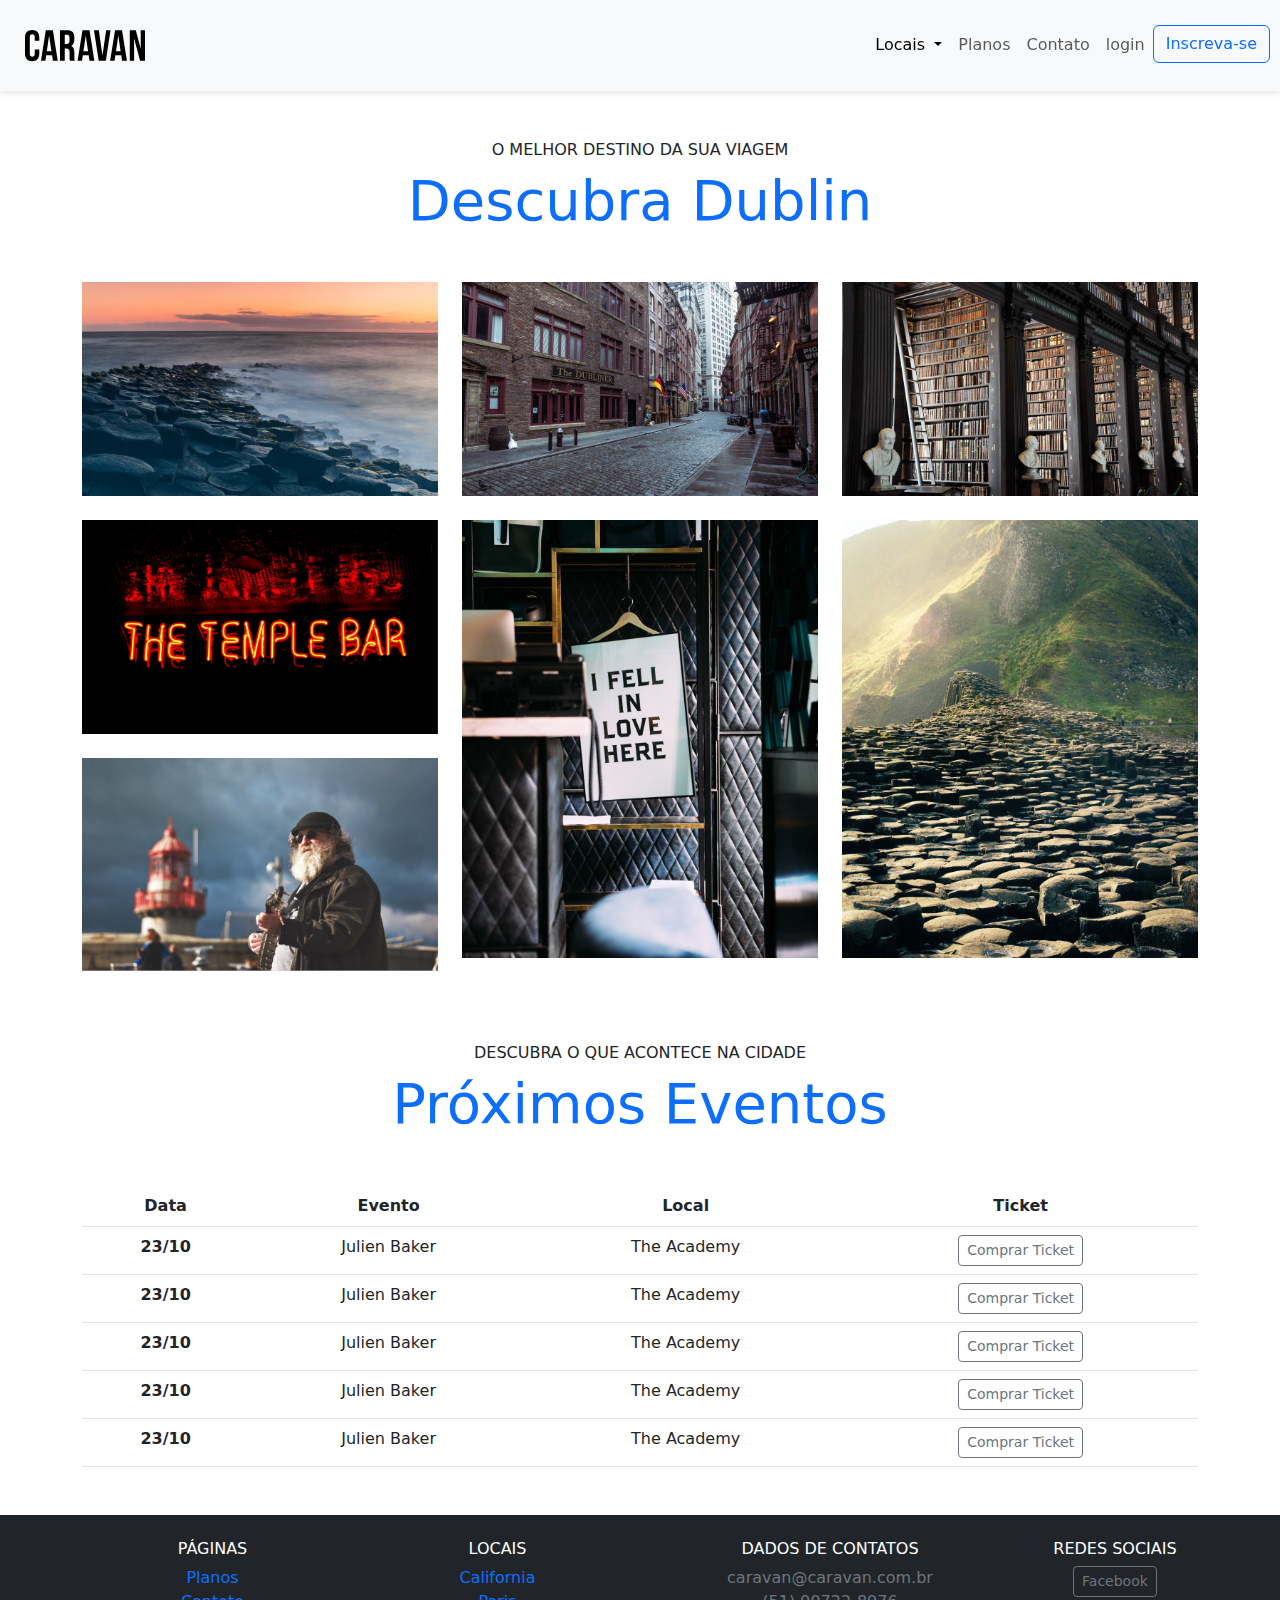
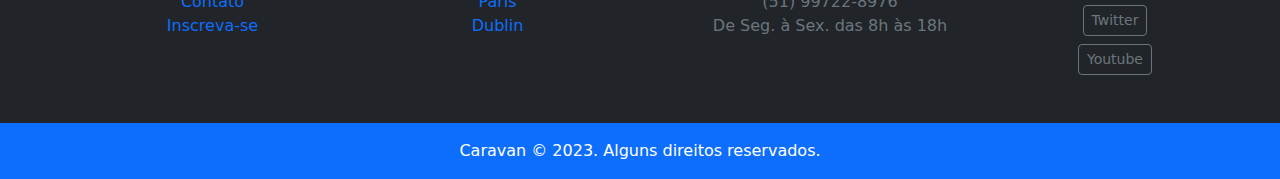
<file: local.html>
<!DOCTYPE html>
<html lang="pt-BR ">
<head>
    <meta charset="UTF-8">
    <meta http-equiv="X-UA-Compatible" content="IE=edge">
    <meta name="viewport" content="width=device-width, initial-scale=1.0, shrink-to-fit=no">
    <title>Caravan - Local</title>
    <link rel="stylesheet" href="css/bootstrap.css">
    <link rel="stylesheet" href="css/style.css">
</head>
<body>
    <!-- Button trigger modal -->
<div class="modal fade" id="exampleModal" tabindex="-1" aria-labelledby="exampleModalLabel" aria-hidden="true">
    <div class="modal-dialog">
        <div class="modal-content">
            <div class="modal-header">
                <h1 class="modal-title fs-5" id="exampleModalLabel">Entre na Sua Conta</h1>
                <button type="button" class="btn-close" data-bs-dismiss="modal" aria-label="Close"></button>
            </div>
            <div class="modal-body">
                <form>
                    <div class="mb-3">
                      <label for="exampleInputEmail1" class="form-label">Email</label>
                      <input type="email" class="form-control" id="exampleInputEmail1" aria-describedby="emailHelp">
                      
                    </div>
                    <div class="mb-3">
                      <label for="exampleInputPassword1" class="form-label">Senha</label>
                      <input type="password" class="form-control" id="exampleInputPassword1">
                    </div>
                    <button type="submit" class="btn btn-primary">Entrar na Conta</button>
                    <div  class="form-text">Esqueceu a senha?<a href="#"> Clique aqui.</a></div>
                  </form>
            </div>
        </div>
    </div>
</div>
  <!-- Modal -->

  <nav class="navbar navbar-expand-md navbar-light bg-light fixed-top py-4 box-shadow ">
<a href="index.html" class="navbar-brand">
    <img src="images/caravan.svg" alt="caravan" class="logo">
</a>

<button class="navbar-toggler navbtn" type="button" data-bs-toggle="collapse" data-bs-target="#navbarSupportedContent" aria-controls="navbarSupportedContent" aria-expanded="false" aria-label="Abrir Navegação">
    <span class="navbar-toggler-icon"></span>
  </button>


  <div class="collapse navbar-collapse bds" id="navbarSupportedContent">
     <ul class="navbar-nav ml-auto">

        <li class="nav-item dropdown">
            <a class="nav-link dropdown-toggle active" href="#" role="button" data-bs-toggle="dropdown" aria-expanded="false">
              Locais
            </a>
            <ul class="dropdown-menu">
              <li><a class="dropdown-item" href="local.html">California</a></li>
              <li><a class="dropdown-item" href="local.html">Paris</a></li>
              <li><a class="dropdown-item" href="local.html">Dublin</a></li>
              
            </ul>
          </li>


       <li class="nav-item">
           <a href="planos.html" class="nav-link">Planos</a>
       </li>

       <li class="nav-item">
        <a href="contato.html" class="nav-link">Contato</a>
    </li>

    <li class="nav-item">
        <a href="#" class="nav-link" data-bs-toggle="modal" data-bs-target="#exampleModal">login</a>
    </li>

    <li class="nav-item">
        <a href="inscricao.html" class=" btn btn-outline-primary">Inscreva-se</a>
    </li>
     </ul>
  </div>
  </nav>
    

 


<section class="container ">
    
        <div class="my-5 text-center">
        <span class="h6 d-block">O MELHOR DESTINO DA SUA VIAGEM</span>
        <h1 class="display-4 text-primary">Descubra Dublin</h1>
    </div>
    <div class="row">
        <div class="col-md">
            <img src="images/local/foto-1.jpg" alt="foto1" class="img-fluid mb-4">
            <img src="images/local/foto-2.jpg" alt="foto2" class="img-fluid mb-4">
            <img src="images/local/foto-3.jpg" alt="foto3" class="img-fluid mb-4">
        </div>
        
        <div class="col-md">
            <img src="images/local/foto-4.jpg" alt="foto4" class="img-fluid mb-4">
            <img src="images/local/foto-5.jpg" alt="foto5" class="img-fluid mb-4">
        </div>

        <div class="col-md">
            <img src="images/local/foto-6.jpg" alt="foto6" class="img-fluid mb-4">
            <img src="images/local/foto-7.jpg" alt="foto7" class="img-fluid mb-4">
        </div>
    </div>
</section>
  

<section class="container">
    <div class="my-5 text-center">
        <span class="h6 d-block">DESCUBRA O QUE ACONTECE NA CIDADE</span>
        <h1 class="display-4 text-primary">Próximos Eventos</h1>
    </div>
    <div class="table-responsive-md">
    <table class="table table-hover  text-center">
        <thead>
            <tr>
                <th scope="col">Data</th>
                <th scope="col">Evento</th>
                <th scope="col">Local</th>
                <th scope="col">Ticket</th>
            </tr>
        </thead>

        <tbody>
            <tr>
            <th scope="row">23/10</th>
            <td>Julien Baker</td>
            <td>The Academy</td>
            <td><a href="#" class="btn btn-outline-secondary btn-sm">Comprar Ticket</a></td>
        </tr>


        <tr>
            <th scope="row">23/10</th>
            <td>Julien Baker</td>
            <td>The Academy</td>
            <td><a href="#" class="btn btn-outline-secondary btn-sm">Comprar Ticket</a></td>
        </tr>
        <tr>
            <th scope="row">23/10</th>
            <td>Julien Baker</td>
            <td>The Academy</td>
            <td><a href="#" class="btn btn-outline-secondary btn-sm">Comprar Ticket</a></td>
        </tr>
        <tr>
            <th scope="row">23/10</th>
            <td>Julien Baker</td>
            <td>The Academy</td>
            <td><a href="#" class="btn btn-outline-secondary btn-sm">Comprar Ticket</a></td>
        </tr>
        <tr>
            <th scope="row">23/10</th>
            <td>Julien Baker</td>
            <td>The Academy</td>
            <td><a href="#" class="btn btn-outline-secondary btn-sm">Comprar Ticket</a></td>
        </tr>
        </tbody>
      </table>
    </div>
</section>




<footer class="bg-dark text-white mt-5">
    <div class="container py-4">
    <div class="row">
        <div class="col-md-3 col-6 text-center">
           <h4 class="h6">PÁGINAS</h4>
           <ul class="list-unstyled">
            <li ><a href="planos.html" class="b">Planos</a></li>
            <li><a href="contatos.html" class="b">Contato</a></li>
            <li><a href="inscricao.html" class="b">Inscreva-se</a></li>
           </ul>
        </div>


        <div class="col-md-3 col-6 text-center">
            <h4 class="h6">LOCAIS</h4>
            <ul class="list-unstyled">
             <li ><a href="local.html" class="b">California</a></li>
             <li><a href="local.html" class="b">Paris</a></li>
             <li><a href="local.html" class="b">Dublin</a></li>
            </ul>
         </div>
 
         <div class="col-md-4 text-center">
            <h4 class="h6">DADOS DE CONTATOS</h4>
            <ul class="list-unstyled text-secondary">
                <li>caravan@caravan.com.br</li>
                <li>(51) 99722-8976</li>
                <li>De Seg. à Sex. das 8h às 18h</li>
            </ul>
         </div>

         <div class="col-md-2 text-center">
            <h4 class="h6">REDES SOCIAIS</h4>
            <ul class="list-unstyled">
                <li ><a href="https://www.linkedin.com/in/leonardo-sarquiz-hugenthobler-95178123b/" class="b btn btn-outline-secondary btn-block mb-2 btn-sm" style="max-width: 140px;">Facebook</a></li>
                <li ><a href="https://www.linkedin.com/in/leonardo-sarquiz-hugenthobler-95178123b/" class="b btn btn-outline-secondary btn-block mb-2 btn-sm" style="max-width: 140px;">Twitter</a></li>
                <li ><a href="https://www.linkedin.com/in/leonardo-sarquiz-hugenthobler-95178123b/" class="b btn btn-outline-secondary btn-block mb-2 btn-sm" style="max-width: 140px;">Youtube</a></li>
            </ul>
         </div>
    </div>
    </div>

    <div class="bg-primary text-center py-3 ">
        <p class="mb-0">Caravan © 2023. Alguns direitos reservados.</p>
    </div>
</footer>
    <script src="js/jquery-3.6.3.min.js"></script>
    <script src="js/popper.min.js"></script>
    <script src="js/bootstrap.js"></script>
    <script src="js/script.js"></script>
</body>
</html>
</file>
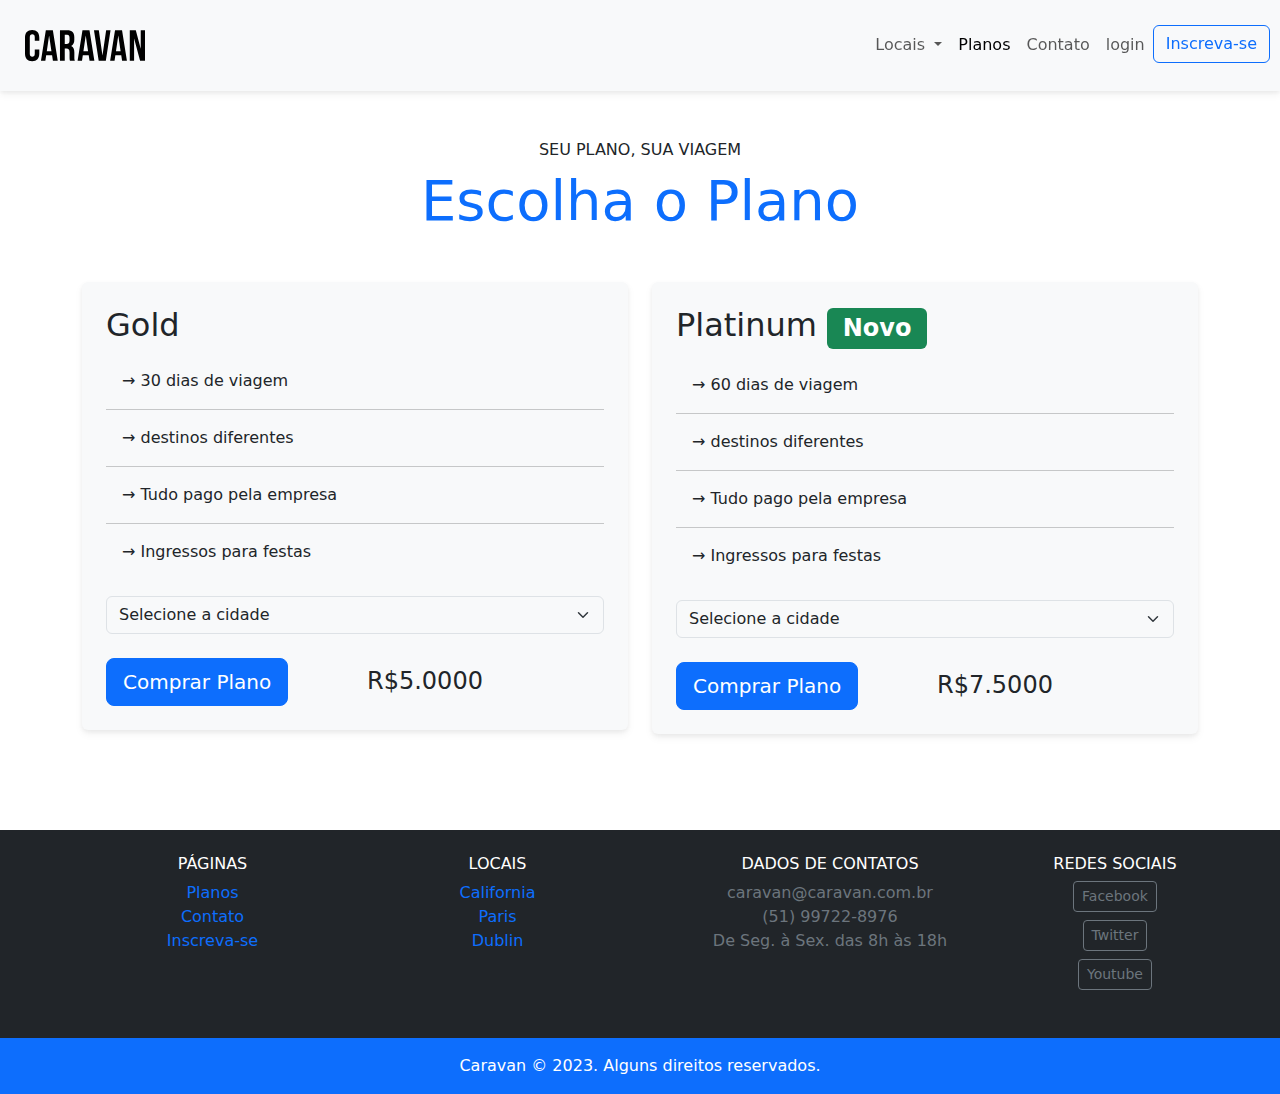
<file: planos.html>
<!DOCTYPE html>
<html lang="pt-BR ">
<head>
    <meta charset="UTF-8">
    <meta http-equiv="X-UA-Compatible" content="IE=edge">
    <meta name="viewport" content="width=device-width, initial-scale=1.0, shrink-to-fit=no">
    <title>Caravan - Planos</title>
    <link rel="stylesheet" href="css/bootstrap.css">
    <link rel="stylesheet" href="css/style.css">
</head>
<body>
    <!-- Button trigger modal -->
<div class="modal fade" id="exampleModal" tabindex="-1" aria-labelledby="exampleModalLabel" aria-hidden="true">
    <div class="modal-dialog">
        <div class="modal-content">
            <div class="modal-header">
                <h1 class="modal-title fs-5" id="exampleModalLabel">Entre na Sua Conta</h1>
                <button type="button" class="btn-close" data-bs-dismiss="modal" aria-label="Close"></button>
            </div>
            <div class="modal-body">
                <form>
                    <div class="mb-3">
                      <label for="exampleInputEmail1" class="form-label">Email</label>
                      <input type="email" class="form-control" id="exampleInputEmail1" aria-describedby="emailHelp">
                      
                    </div>
                    <div class="mb-3">
                      <label for="exampleInputPassword1" class="form-label">Senha</label>
                      <input type="password" class="form-control" id="exampleInputPassword1">
                    </div>
                    <button type="submit" class="btn btn-primary">Entrar na Conta</button>
                    <div  class="form-text">Esqueceu a senha?<a href="#"> Clique aqui.</a></div>
                  </form>
            </div>
        </div>
    </div>
</div>
  <!-- Modal -->

  <nav class="navbar navbar-expand-md navbar-light bg-light fixed-top py-4 box-shadow ">
<a href="index.html" class="navbar-brand">
    <img src="images/caravan.svg" alt="caravan" class="logo">
</a>

<button class="navbar-toggler navbtn" type="button" data-bs-toggle="collapse" data-bs-target="#navbarSupportedContent" aria-controls="navbarSupportedContent" aria-expanded="false" aria-label="Abrir Navegação">
    <span class="navbar-toggler-icon"></span>
  </button>


  <div class="collapse navbar-collapse bds" id="navbarSupportedContent">
     <ul class="navbar-nav ml-auto">

        <li class="nav-item dropdown">
            <a class="nav-link dropdown-toggle" href="#" role="button" data-bs-toggle="dropdown" aria-expanded="false">
              Locais
            </a>
            <ul class="dropdown-menu">
              <li><a class="dropdown-item" href="local.html">California</a></li>
              <li><a class="dropdown-item" href="local.html">Paris</a></li>
              <li><a class="dropdown-item" href="local.html">Dublin</a></li>
              
            </ul>
          </li>


       <li class="nav-item">
           <a href="planos.html" class="nav-link active">Planos</a>
       </li>

       <li class="nav-item">
        <a href="contato.html" class="nav-link">Contato</a>
    </li>

    <li class="nav-item">
        <a href="#" class="nav-link" data-bs-toggle="modal" data-bs-target="#exampleModal">login</a>
    </li>

    <li class="nav-item">
        <a href="inscricao.html" class=" btn btn-outline-primary">Inscreva-se</a>
    </li>
     </ul>
  </div>
  </nav>
    

 


<section class="container ">
    
        <div class="my-5 text-center">
        <span class="h6 d-block">SEU PLANO, SUA VIAGEM</span>
        <h1 class="display-4 text-primary">Escolha o Plano</h1>
    </div>
    <div class="row ">
        <div class="col-md mb-5">
         <div class="bg-light rounded p-4 box-shadow">
           <h2>Gold</h2>
           <ul class="list-unstyled lista-plano">
            <li><span data-bs-toggle="tooltip" data-bs-placement="right"
                data-bs-custom-class="custom-tooltip"
                data-bs-title="Isso mesmo, são 30 dias de viagem."> → 30 dias de viagem</span></li>
            <li>→ destinos diferentes</li>
            <li>→ Tudo pago pela empresa</li>
            <li>→ Ingressos para festas</li>
           </ul>
           <form action="">
            <select class="form-select bg-light" aria-label="Default select example">
                <option selected>Selecione a cidade</option>
                <option value="1">California</option>
                <option value="2">Paris</option>
                <option value="3">Dublin</option>
              </select>
           </form>
          <div class="row align-items-center mt-4" >
            <div class="col-md">
                <a href="inscricao.html" class="btn btn-primary btn-lg btn-block">Comprar Plano</a>
            </div>
            <div class="col">
                <span class="h4">R$5.0000</span>
            </div>
          </div>
        </div>
        </div>
       

       

        <div class="col-md mb-5">
            <div class="bg-light rounded p-4 box-shadow">
                <h2>Platinum <span class="badge bg-success">Novo</span></h2>
              <ul class="list-unstyled lista-plano">
               <li>→ 60 dias de viagem</li>
               <li>→ destinos diferentes</li>
               <li>→ Tudo pago pela empresa</li>
               <li>→ Ingressos para festas</li>
              </ul>
              <form action="">
               <select class="form-select bg-light" aria-label="Default select example">
                   <option selected>Selecione a cidade</option>
                   <option value="1">California</option>
                   <option value="2">Paris</option>
                   <option value="3">Dublin</option>
                 </select>
              </form>
             <div class="row align-items-center mt-4" >
               <div class="col-md">
                   <a href="inscricao.html" class="btn btn-primary btn-lg btn-block">Comprar Plano</a>
               </div>
               <div class="col">
                   <span class="h4">R$7.5000</span>
               </div>
             </div>
           </div>
           </div>
        </div>
    
</section>




<footer class="bg-dark text-white mt-5">
    <div class="container py-4">
    <div class="row">
        <div class="col-md-3 col-6 text-center">
           <h4 class="h6">PÁGINAS</h4>
           <ul class="list-unstyled">
            <li ><a href="planos.html" class="b">Planos</a></li>
            <li><a href="contatos.html" class="b">Contato</a></li>
            <li><a href="inscricao.html" class="b">Inscreva-se</a></li>
           </ul>
        </div>


        <div class="col-md-3 col-6 text-center">
            <h4 class="h6">LOCAIS</h4>
            <ul class="list-unstyled">
             <li ><a href="local.html" class="b">California</a></li>
             <li><a href="local.html" class="b">Paris</a></li>
             <li><a href="local.html" class="b">Dublin</a></li>
            </ul>
         </div>
 
         <div class="col-md-4 text-center">
            <h4 class="h6">DADOS DE CONTATOS</h4>
            <ul class="list-unstyled text-secondary">
                <li>caravan@caravan.com.br</li>
                <li>(51) 99722-8976</li>
                <li>De Seg. à Sex. das 8h às 18h</li>
            </ul>
         </div>

         <div class="col-md-2 text-center">
            <h4 class="h6">REDES SOCIAIS</h4>
            <ul class="list-unstyled">
                <li ><a href="https://www.linkedin.com/in/leonardo-sarquiz-hugenthobler-95178123b/" class="b btn btn-outline-secondary btn-block mb-2 btn-sm" style="max-width: 140px;">Facebook</a></li>
                <li ><a href="https://www.linkedin.com/in/leonardo-sarquiz-hugenthobler-95178123b/" class="b btn btn-outline-secondary btn-block mb-2 btn-sm" style="max-width: 140px;">Twitter</a></li>
                <li ><a href="https://www.linkedin.com/in/leonardo-sarquiz-hugenthobler-95178123b/" class="b btn btn-outline-secondary btn-block mb-2 btn-sm" style="max-width: 140px;">Youtube</a></li>
            </ul>
         </div>
    </div>
    </div>

    <div class="bg-primary text-center py-3 ">
        <p class="mb-0">Caravan © 2023. Alguns direitos reservados.</p>
    </div>
</footer>
    <script src="js/jquery-3.6.3.min.js"></script>
    <script src="js/popper.min.js"></script>
    <script src="js/bootstrap.js"></script>
    <script src="js/script.js"></script>
</body>
</html>
</file>
<file: css/style.css>
body {
    padding-top: 92px;
}
.logo {
    padding-left: 25px;
}
.navbtn {
    margin-right: 25px;
}
.box-shadow {
box-shadow: 0 2px 4px 0 rgba(0, 0, 0, .05),
0 4px 8px 0 rgba(0, 0, 0, .05)
;
}
.bds {
    text-align: center;
    display: flex;
    justify-content: end;
    margin-right: 10px;
}
.icone {
    height: 100px;
}
#home-quote {
 background: url(../images/bg-quote.jpg) center center;
 background-size: cover;
}
.pergunta {
    border-bottom: 1px solid rgba(0, 0, 0, .2);
}
.b {
    text-decoration: none;
  list-style: none;
}
.lista-plano li + li {
    border-top: 1px solid rgba(0, 0, 0, .2);
}
.lista-plano li {

 padding: 1rem;
}
@media (max-width: 768px) {
    #home-quote .display-4 {
     font-size: 2.5rem;
    }
    body {
  padding-top: 0px;
    }
    .fixed-top {
        position: relative;
    }
}
</file>
